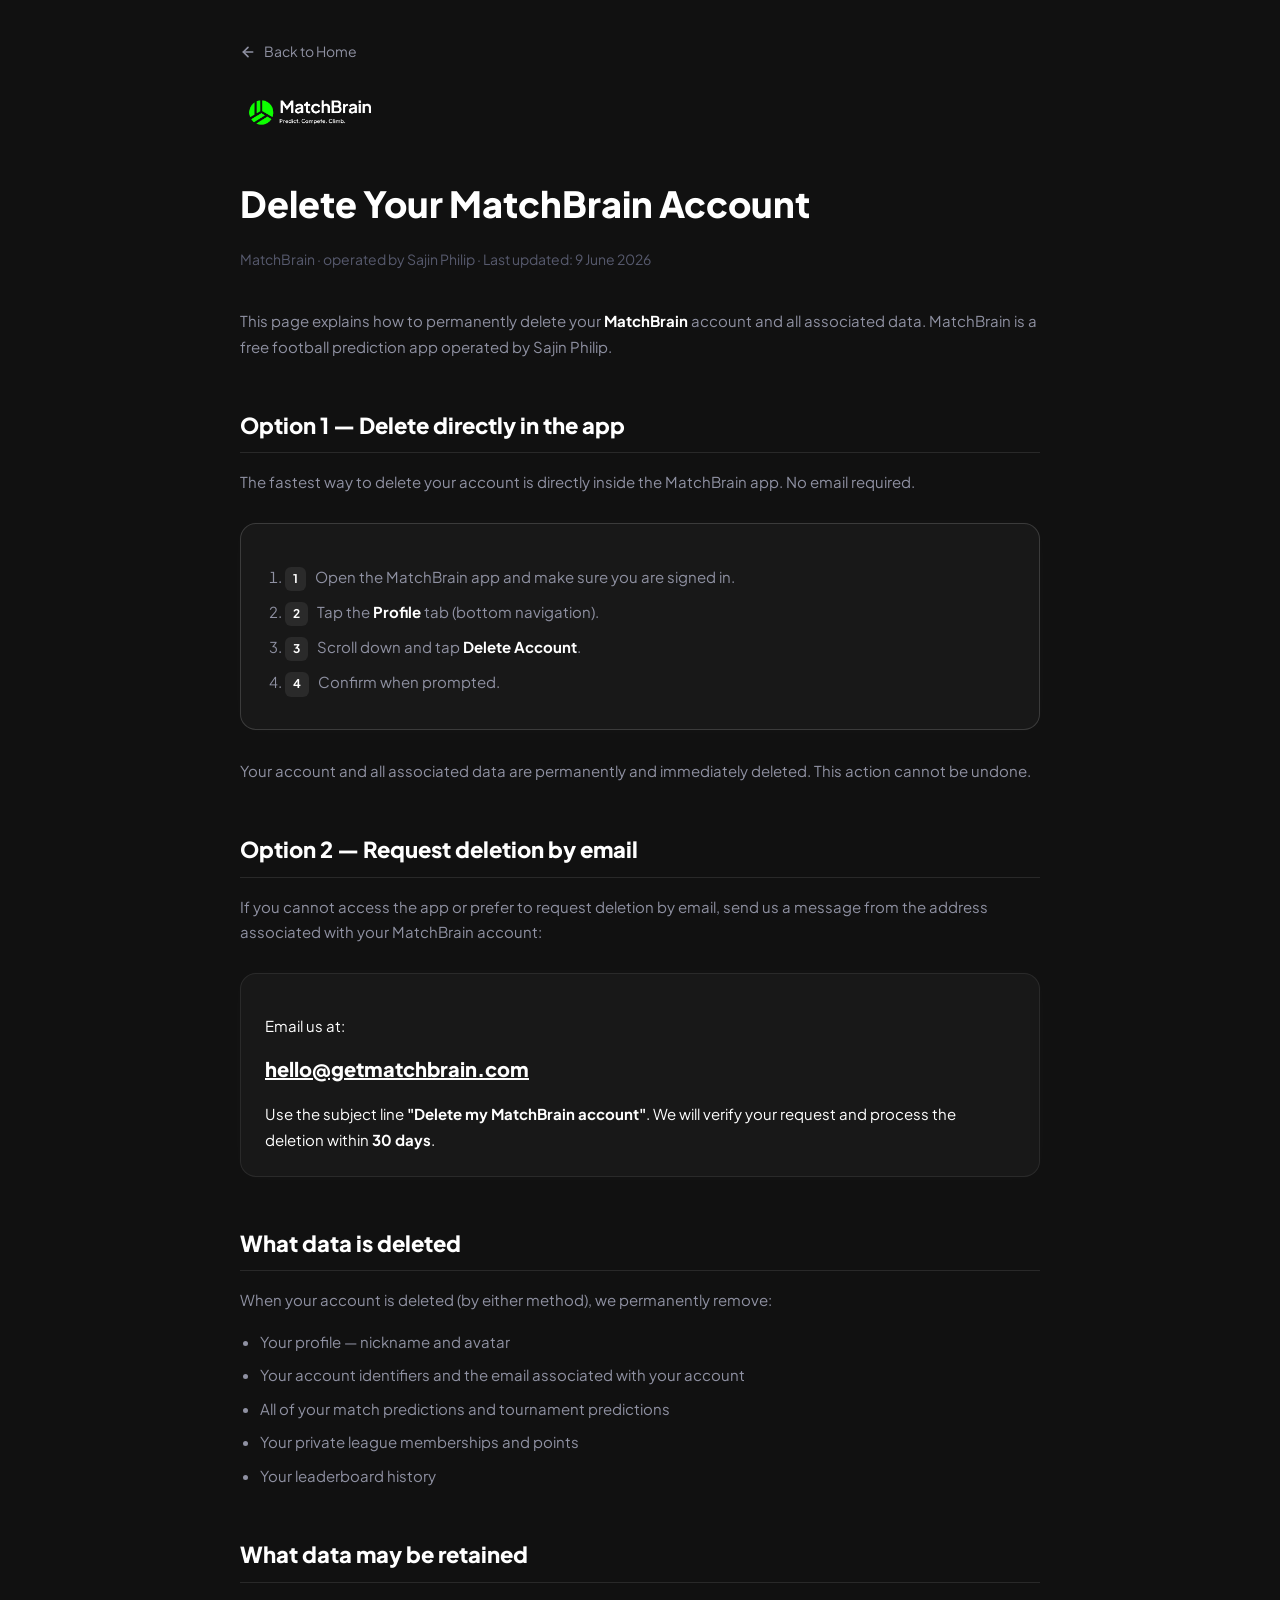
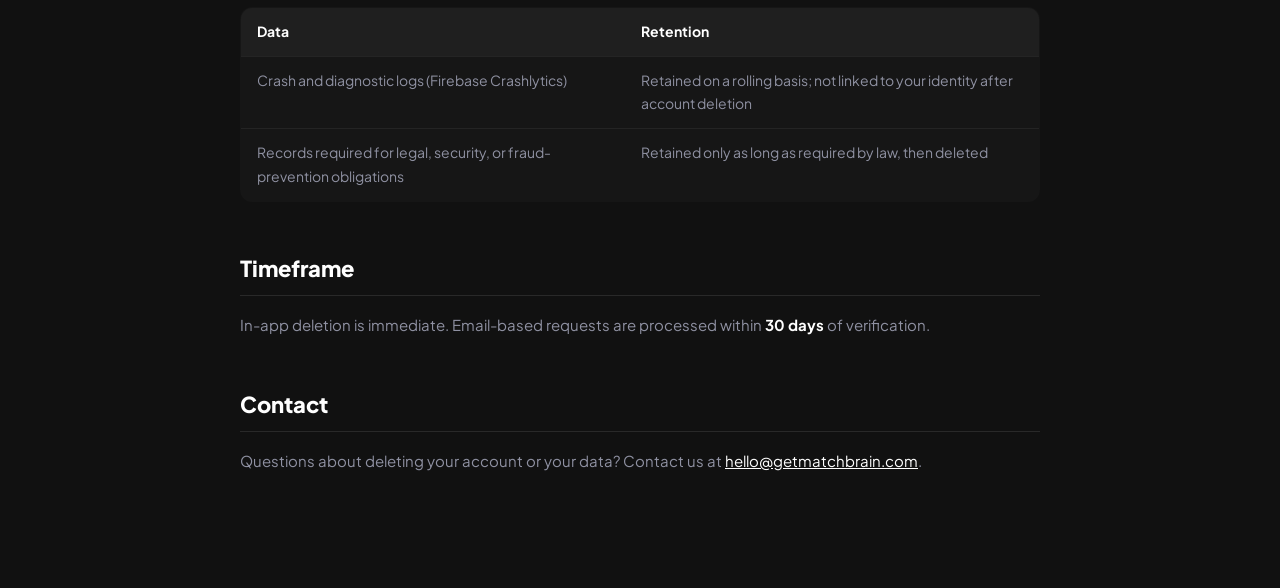
<file: delete-account.html>
<!DOCTYPE html>
<html lang="en">
<head>
<meta charset="UTF-8">
<meta name="viewport" content="width=device-width, initial-scale=1.0">
<title>Delete Your Account — MatchBrain</title>
<style>
  @import url('https://fonts.googleapis.com/css2?family=Plus+Jakarta+Sans:wght@300;400;500;600;700;800;900&display=swap');
  body {
    font-family: 'Plus Jakarta Sans', -apple-system, BlinkMacSystemFont, "Segoe UI", Roboto, sans-serif;
    line-height: 1.7;
    background-color: #111111;
    color: #FFFFFF;
    max-width: 800px;
    margin: 0 auto;
    padding: 40px 24px 100px;
  }
  .header-logo {
    display: block;
    margin-bottom: 30px;
  }
  .header-logo img {
    height: 48px;
    width: auto;
  }
  h1 {
    font-size: 36px;
    font-weight: 900;
    margin-bottom: 6px;
    color: #FFFFFF;
  }
  h2 {
    font-size: 22px;
    font-weight: 800;
    margin-top: 48px;
    margin-bottom: 16px;
    color: #FFFFFF;
    border-bottom: 1px solid rgba(255, 255, 255, 0.1);
    padding-bottom: 8px;
  }
  p, li {
    font-size: 15px;
    color: #8F91A2;
    margin-bottom: 14px;
  }
  strong {
    color: #FFFFFF;
  }
  ul, ol {
    padding-left: 20px;
    margin-bottom: 24px;
  }
  li {
    margin-bottom: 8px;
  }
  .meta {
    color: #575A6E;
    font-size: 14px;
    margin-bottom: 36px;
  }
  a {
    color: #FFFFFF;
    text-decoration: underline;
    transition: all 0.3s ease;
  }
  a:hover {
    opacity: 0.8;
  }
  .box {
    background: rgba(255, 255, 255, 0.03);
    border: 1px solid rgba(255, 255, 255, 0.15);
    box-shadow: 0 0 20px rgba(255, 255, 255, 0.02);
    border-radius: 16px;
    padding: 24px;
    margin: 28px 0;
  }
  .box p {
    color: #FFFFFF;
  }
  .box.alt {
    border-color: rgba(255, 255, 255, 0.08);
  }
  .email {
    font-size: 20px;
    font-weight: 800;
    margin: 12px 0;
  }
  .email a {
    color: #FFFFFF;
  }
  .email a:hover {
    opacity: 0.8;
  }
  .back-btn {
    display: inline-flex;
    align-items: center;
    gap: 8px;
    color: #8F91A2;
    text-decoration: none;
    font-size: 14px;
    margin-bottom: 24px;
    transition: all 0.3s ease;
  }
  .back-btn:hover {
    color: #FFFFFF;
  }
  table {
    border-collapse: collapse;
    width: 100%;
    margin: 24px 0;
    font-size: 14px;
    background: rgba(255, 255, 255, 0.02);
    border-radius: 12px;
    overflow: hidden;
    border: 1px solid rgba(255, 255, 255, 0.06);
  }
  th, td {
    padding: 12px 16px;
    text-align: left;
    vertical-align: top;
    border-bottom: 1px solid rgba(255, 255, 255, 0.06);
  }
  th {
    background: rgba(255, 255, 255, 0.04);
    font-weight: 700;
    color: #FFFFFF;
  }
  tr:last-child td {
    border-bottom: none;
  }
  td {
    color: #8F91A2;
  }
  .step-label {
    display: inline-block;
    background: rgba(255,255,255,0.08);
    color: #FFFFFF;
    font-size: 12px;
    font-weight: 700;
    border-radius: 6px;
    padding: 2px 8px;
    margin-right: 6px;
    vertical-align: middle;
  }
</style>
</head>
<body>

<a href="index.html" class="back-btn">
  <svg width="16" height="16" viewBox="0 0 24 24" fill="none" stroke="currentColor" stroke-width="2.5" stroke-linecap="round" stroke-linejoin="round">
    <line x1="19" y1="12" x2="5" y2="12"></line>
    <polyline points="12 19 5 12 12 5"></polyline>
  </svg>
  Back to Home
</a>

<a href="index.html" class="header-logo">
  <img src="Images/Logo on dark bg.png" alt="MatchBrain Logo">
</a>

<h1>Delete Your MatchBrain Account</h1>
<p class="meta">MatchBrain &middot; operated by Sajin Philip &middot; Last updated: 9 June 2026</p>

<p>This page explains how to permanently delete your <strong>MatchBrain</strong> account and all associated data. MatchBrain is a free football prediction app operated by Sajin Philip.</p>

<h2>Option 1 — Delete directly in the app</h2>
<p>The fastest way to delete your account is directly inside the MatchBrain app. No email required.</p>
<div class="box">
  <ol style="margin-bottom:0;">
    <li><span class="step-label">1</span> Open the MatchBrain app and make sure you are signed in.</li>
    <li><span class="step-label">2</span> Tap the <strong>Profile</strong> tab (bottom navigation).</li>
    <li><span class="step-label">3</span> Scroll down and tap <strong>Delete Account</strong>.</li>
    <li><span class="step-label">4</span> Confirm when prompted.</li>
  </ol>
</div>
<p>Your account and all associated data are permanently and immediately deleted. This action cannot be undone.</p>

<h2>Option 2 — Request deletion by email</h2>
<p>If you cannot access the app or prefer to request deletion by email, send us a message from the address associated with your MatchBrain account:</p>
<div class="box alt">
  <p>Email us at:</p>
  <p class="email"><a href="mailto:hello@getmatchbrain.com?subject=Delete%20my%20MatchBrain%20account">hello@getmatchbrain.com</a></p>
  <p style="margin-bottom:0;">Use the subject line <strong>"Delete my MatchBrain account"</strong>. We will verify your request and process the deletion within <strong>30 days</strong>.</p>
</div>

<h2>What data is deleted</h2>
<p>When your account is deleted (by either method), we permanently remove:</p>
<ul>
  <li>Your profile — nickname and avatar</li>
  <li>Your account identifiers and the email associated with your account</li>
  <li>All of your match predictions and tournament predictions</li>
  <li>Your private league memberships and points</li>
  <li>Your leaderboard history</li>
</ul>

<h2>What data may be retained</h2>
<table>
  <tr><th>Data</th><th>Retention</th></tr>
  <tr><td>Crash and diagnostic logs (Firebase Crashlytics)</td><td>Retained on a rolling basis; not linked to your identity after account deletion</td></tr>
  <tr><td>Records required for legal, security, or fraud-prevention obligations</td><td>Retained only as long as required by law, then deleted</td></tr>
</table>

<h2>Timeframe</h2>
<p>In-app deletion is immediate. Email-based requests are processed within <strong>30 days</strong> of verification.</p>

<h2>Contact</h2>
<p>Questions about deleting your account or your data? Contact us at <a href="mailto:hello@getmatchbrain.com">hello@getmatchbrain.com</a>.</p>

</body>
</html>
</file>
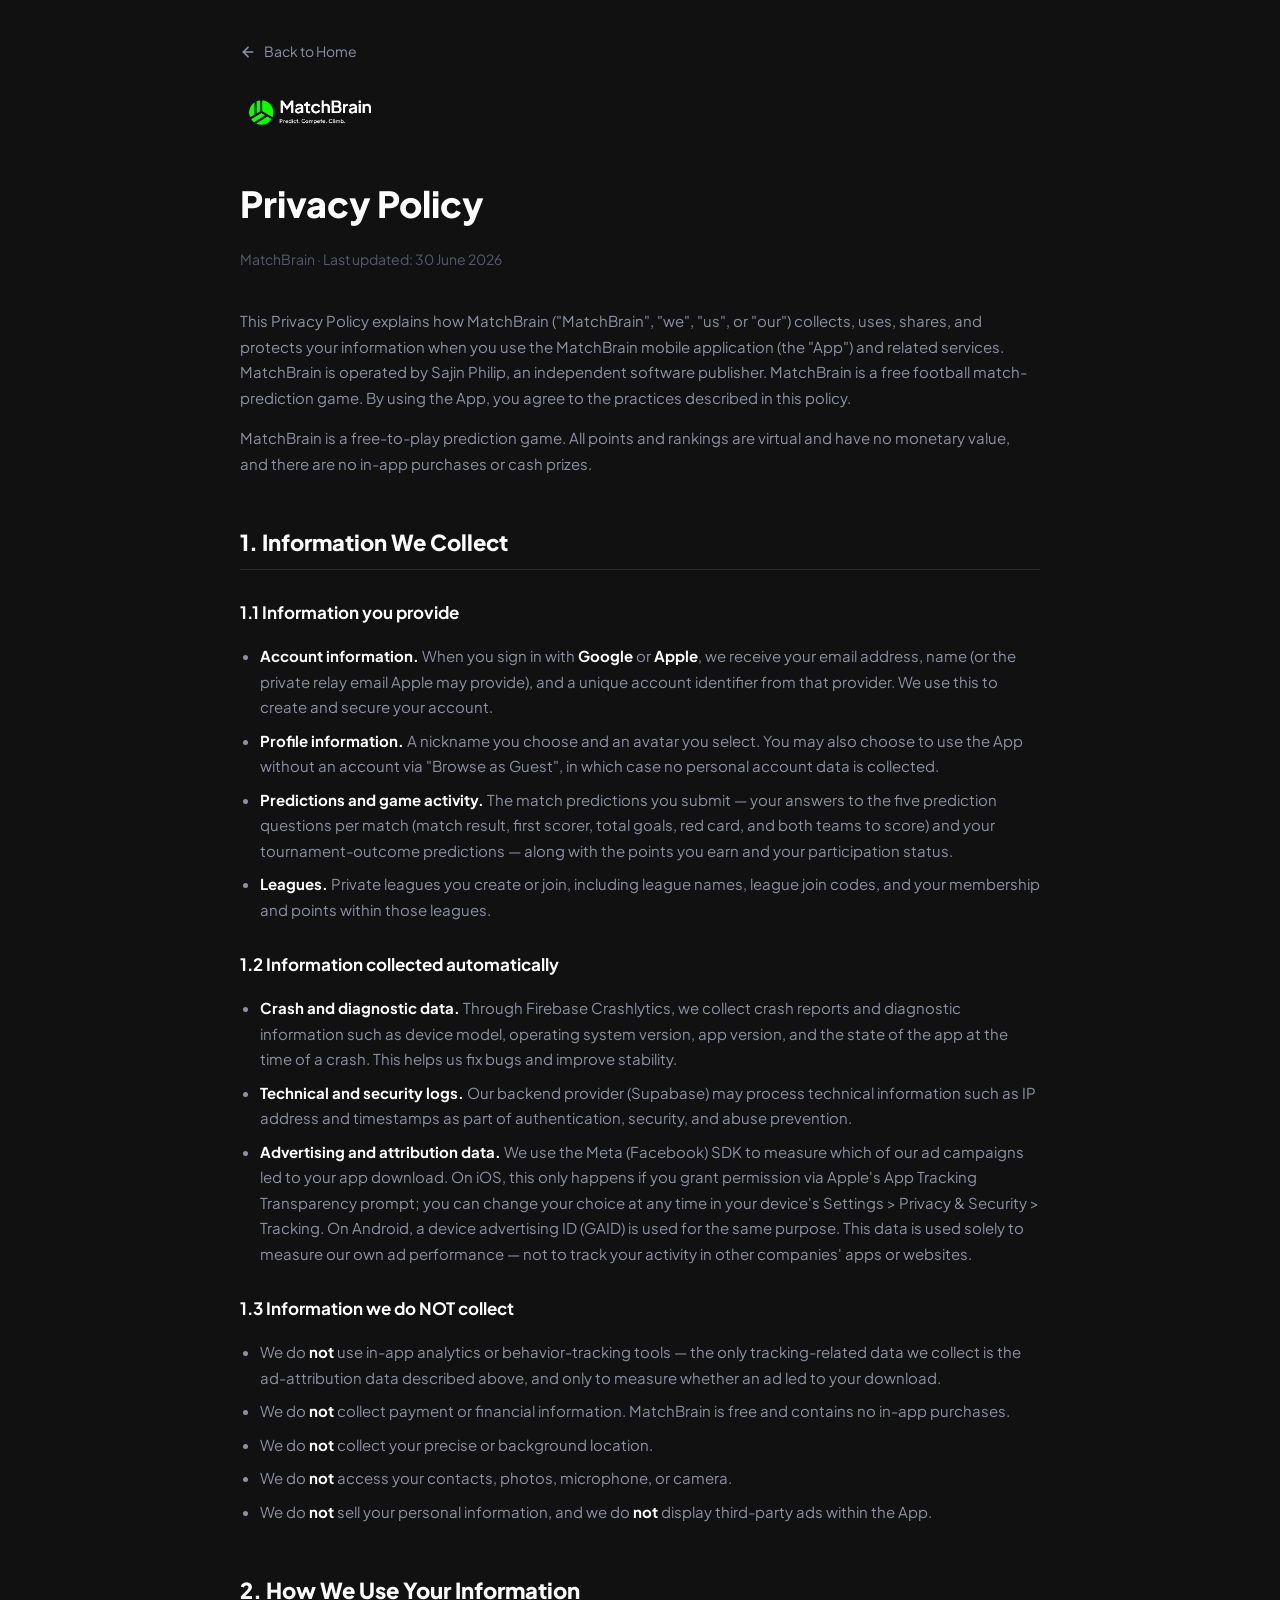
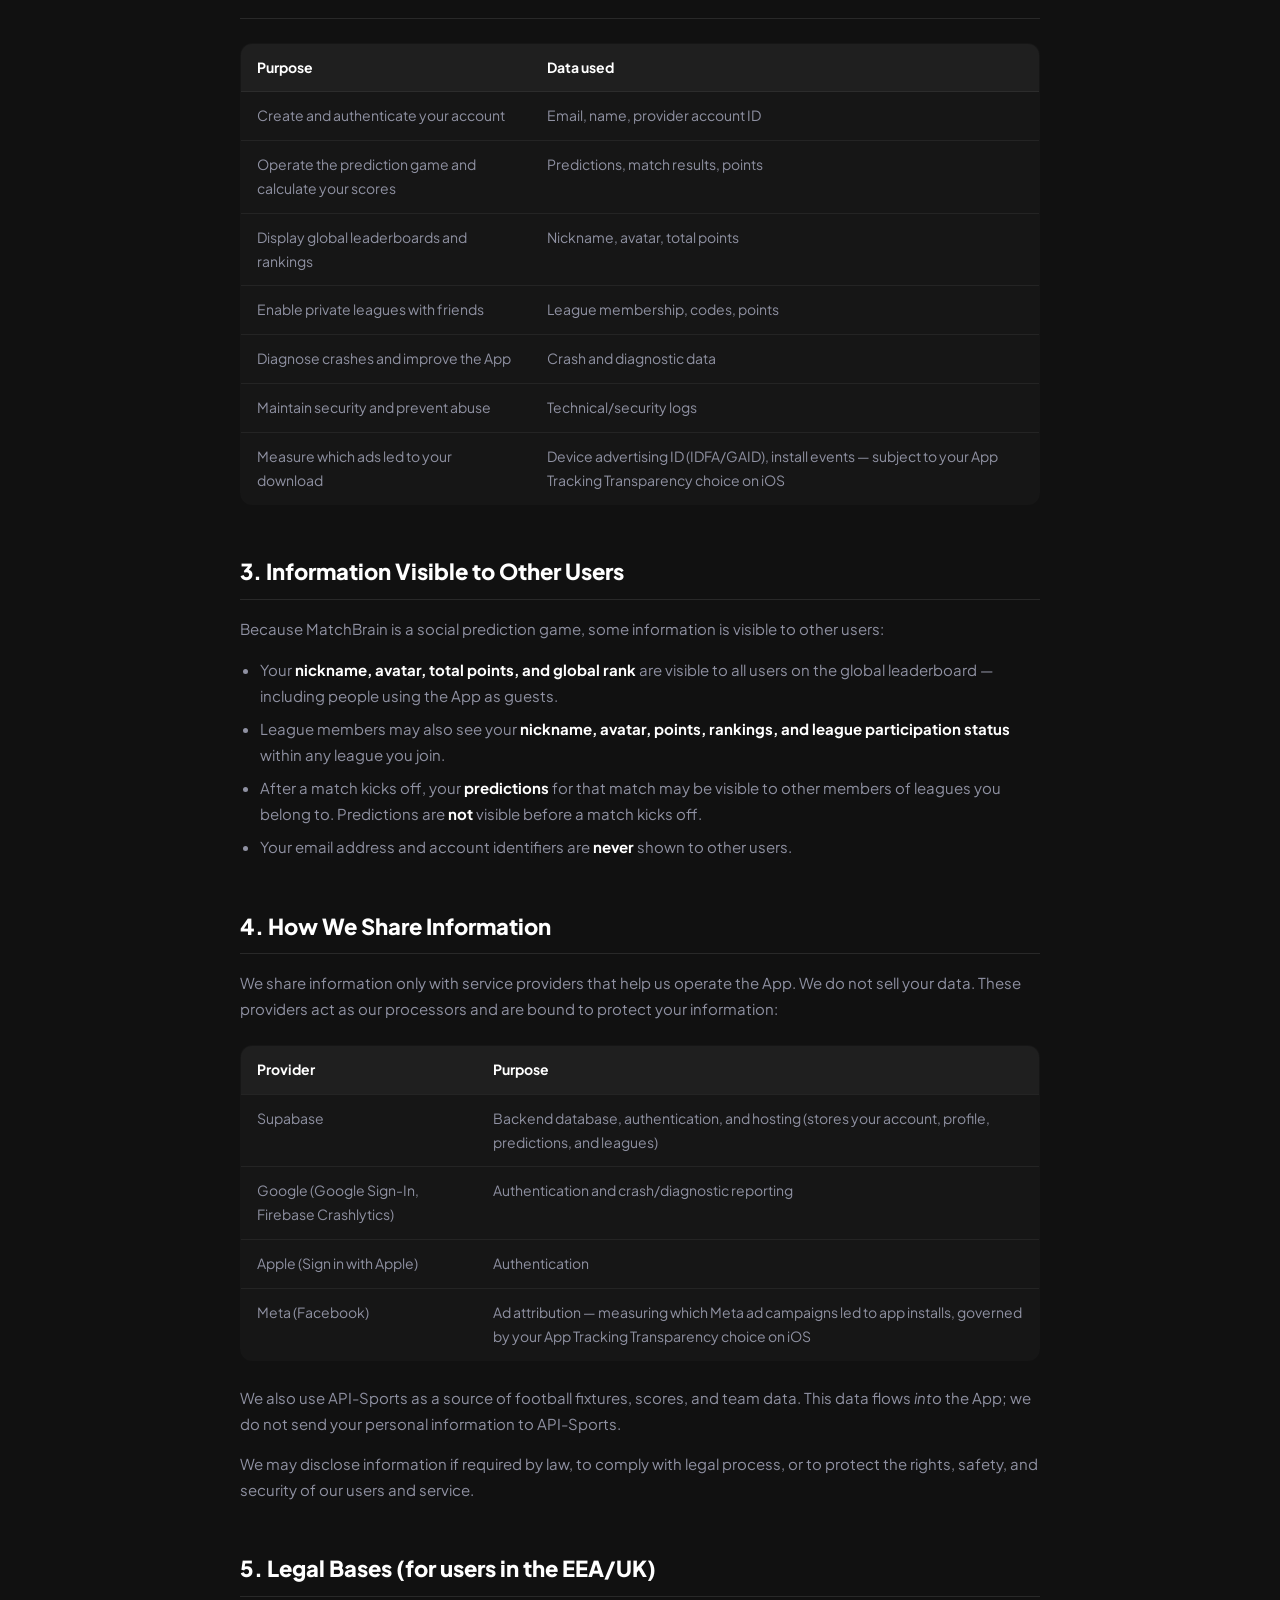
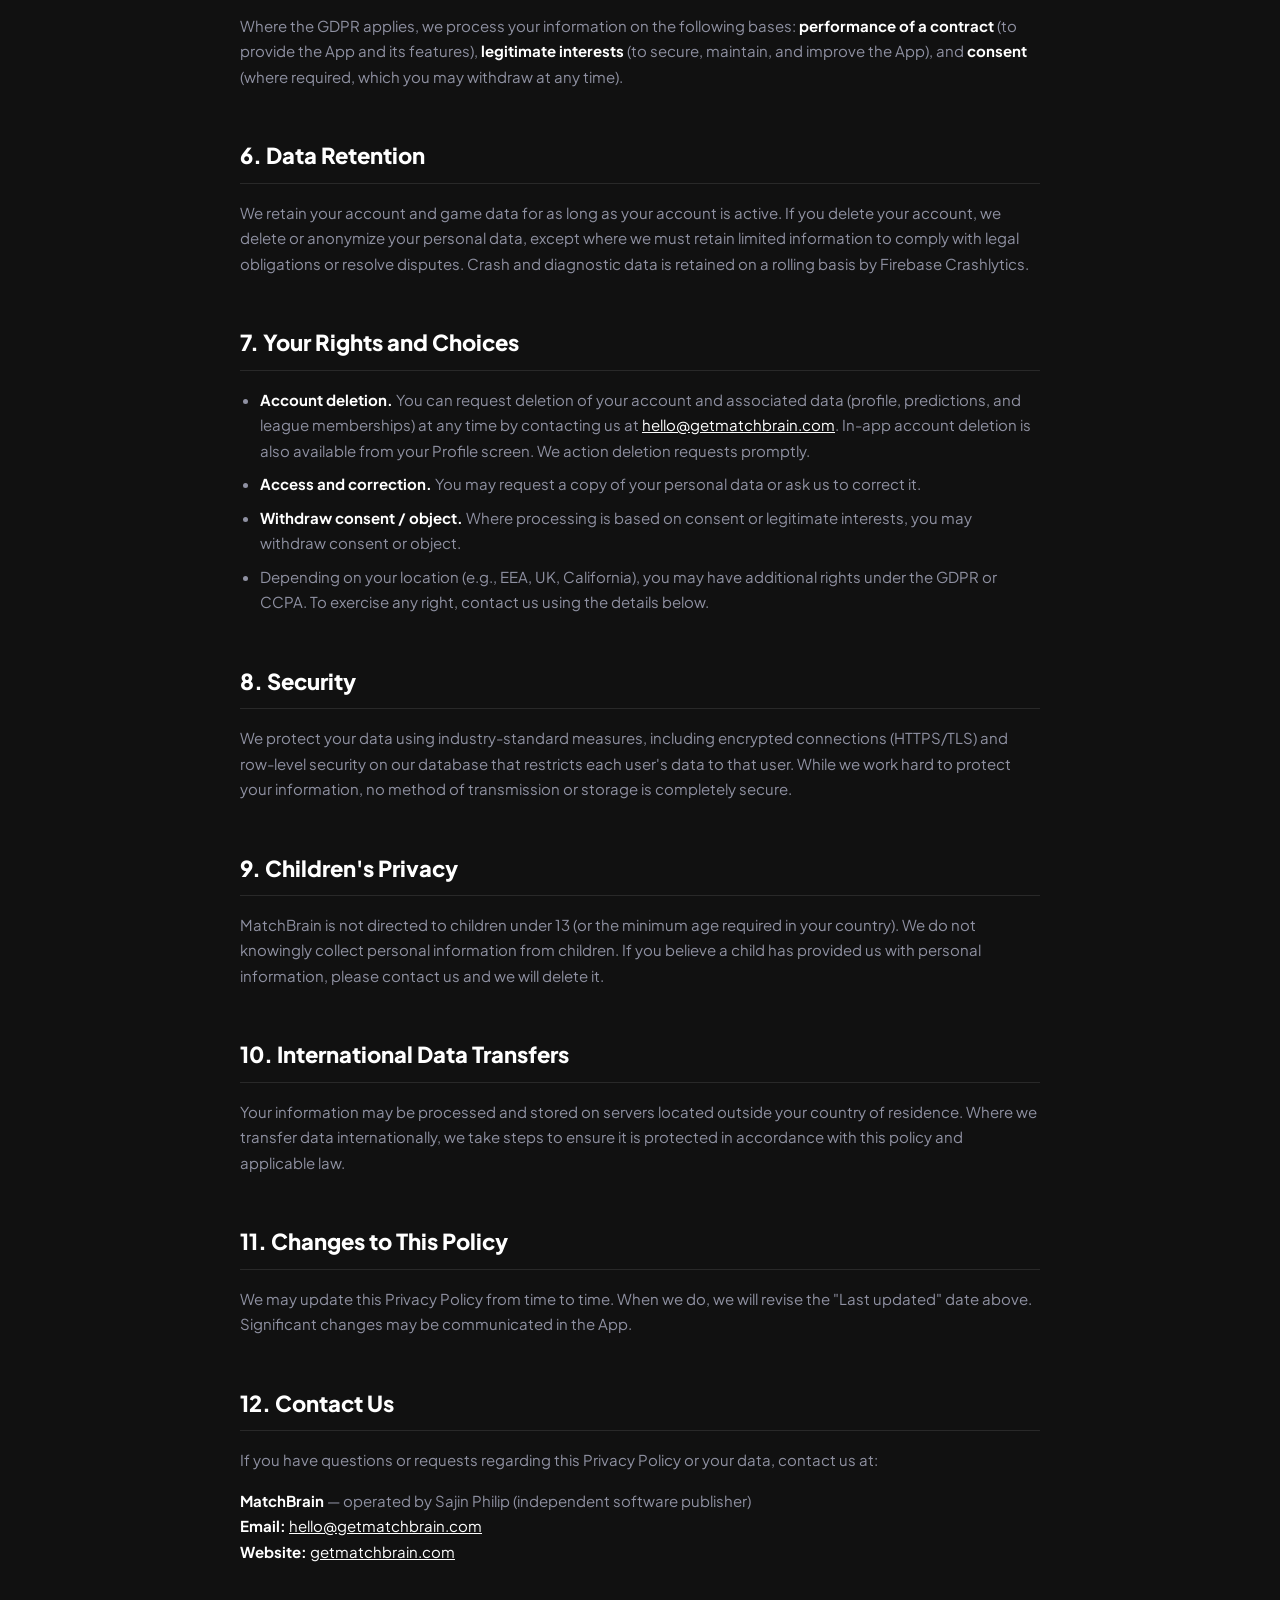
<file: privacy.html>
<!DOCTYPE html>
<html lang="en">
<head>
<meta charset="UTF-8">
<meta name="viewport" content="width=device-width, initial-scale=1.0">
<title>Privacy Policy — MatchBrain</title>
<style>
  @import url('https://fonts.googleapis.com/css2?family=Plus+Jakarta+Sans:wght@300;400;500;600;700;800;900&display=swap');
  body {
    font-family: 'Plus Jakarta Sans', -apple-system, BlinkMacSystemFont, "Segoe UI", Roboto, sans-serif;
    line-height: 1.7;
    background-color: #111111;
    color: #FFFFFF;
    max-width: 800px;
    margin: 0 auto;
    padding: 40px 24px 100px;
  }
  .header-logo {
    display: block;
    margin-bottom: 30px;
  }
  .header-logo img {
    height: 48px;
    width: auto;
  }
  h1 {
    font-size: 36px;
    font-weight: 900;
    margin-bottom: 6px;
    color: #FFFFFF;
  }
  h2 {
    font-size: 22px;
    font-weight: 800;
    margin-top: 48px;
    margin-bottom: 16px;
    color: #FFFFFF;
    border-bottom: 1px solid rgba(255, 255, 255, 0.1);
    padding-bottom: 8px;
  }
  h3 {
    font-size: 17px;
    font-weight: 700;
    margin-top: 28px;
    margin-bottom: 10px;
    color: #FFFFFF;
  }
  p, li {
    font-size: 15px;
    color: #8F91A2;
    margin-bottom: 14px;
  }
  strong {
    color: #FFFFFF;
  }
  ul {
    padding-left: 20px;
    margin-bottom: 20px;
  }
  li {
    margin-bottom: 8px;
  }
  .meta {
    color: #575A6E;
    font-size: 14px;
    margin-bottom: 36px;
  }
  a {
    color: #FFFFFF;
    text-decoration: underline;
    transition: all 0.3s ease;
  }
  a:hover {
    opacity: 0.8;
  }
  .back-btn {
    display: inline-flex;
    align-items: center;
    gap: 8px;
    color: #8F91A2;
    text-decoration: none;
    font-size: 14px;
    margin-bottom: 24px;
    transition: all 0.3s ease;
  }
  .back-btn:hover {
    color: #FFFFFF;
  }
  table {
    border-collapse: collapse;
    width: 100%;
    margin: 24px 0;
    font-size: 14px;
    background: rgba(255, 255, 255, 0.02);
    border-radius: 12px;
    overflow: hidden;
    border: 1px solid rgba(255, 255, 255, 0.06);
  }
  th, td {
    padding: 12px 16px;
    text-align: left;
    vertical-align: top;
    border-bottom: 1px solid rgba(255, 255, 255, 0.06);
  }
  th {
    background: rgba(255, 255, 255, 0.04);
    font-weight: 700;
    color: #FFFFFF;
  }
  tr:last-child td {
    border-bottom: none;
  }
  td {
    color: #8F91A2;
  }
</style>
</head>
<body>

<a href="index.html" class="back-btn">
  <svg width="16" height="16" viewBox="0 0 24 24" fill="none" stroke="currentColor" stroke-width="2.5" stroke-linecap="round" stroke-linejoin="round">
    <line x1="19" y1="12" x2="5" y2="12"></line>
    <polyline points="12 19 5 12 12 5"></polyline>
  </svg>
  Back to Home
</a>

<a href="index.html" class="header-logo">
  <img src="Images/Logo on dark bg.png" alt="MatchBrain Logo">
</a>

<h1>Privacy Policy</h1>
<p class="meta">MatchBrain &middot; Last updated: 30 June 2026</p>

<p>This Privacy Policy explains how MatchBrain ("MatchBrain", "we", "us", or "our") collects, uses, shares, and protects your information when you use the MatchBrain mobile application (the "App") and related services. MatchBrain is operated by Sajin Philip, an independent software publisher. MatchBrain is a free football match-prediction game. By using the App, you agree to the practices described in this policy.</p>

<p>MatchBrain is a free-to-play prediction game. All points and rankings are virtual and have no monetary value, and there are no in-app purchases or cash prizes.</p>

<h2>1. Information We Collect</h2>

<h3>1.1 Information you provide</h3>
<ul>
  <li><strong>Account information.</strong> When you sign in with <strong>Google</strong> or <strong>Apple</strong>, we receive your email address, name (or the private relay email Apple may provide), and a unique account identifier from that provider. We use this to create and secure your account.</li>
  <li><strong>Profile information.</strong> A nickname you choose and an avatar you select. You may also choose to use the App without an account via "Browse as Guest", in which case no personal account data is collected.</li>
  <li><strong>Predictions and game activity.</strong> The match predictions you submit — your answers to the five prediction questions per match (match result, first scorer, total goals, red card, and both teams to score) and your tournament-outcome predictions — along with the points you earn and your participation status.</li>
  <li><strong>Leagues.</strong> Private leagues you create or join, including league names, league join codes, and your membership and points within those leagues.</li>
</ul>

<h3>1.2 Information collected automatically</h3>
<ul>
  <li><strong>Crash and diagnostic data.</strong> Through Firebase Crashlytics, we collect crash reports and diagnostic information such as device model, operating system version, app version, and the state of the app at the time of a crash. This helps us fix bugs and improve stability.</li>
  <li><strong>Technical and security logs.</strong> Our backend provider (Supabase) may process technical information such as IP address and timestamps as part of authentication, security, and abuse prevention.</li>
  <li><strong>Advertising and attribution data.</strong> We use the Meta (Facebook) SDK to measure which of our ad campaigns led to your app download. On iOS, this only happens if you grant permission via Apple's App Tracking Transparency prompt; you can change your choice at any time in your device's Settings &gt; Privacy &amp; Security &gt; Tracking. On Android, a device advertising ID (GAID) is used for the same purpose. This data is used solely to measure our own ad performance — not to track your activity in other companies' apps or websites.</li>
</ul>

<h3>1.3 Information we do NOT collect</h3>
<ul>
  <li>We do <strong>not</strong> use in-app analytics or behavior-tracking tools — the only tracking-related data we collect is the ad-attribution data described above, and only to measure whether an ad led to your download.</li>
  <li>We do <strong>not</strong> collect payment or financial information. MatchBrain is free and contains no in-app purchases.</li>
  <li>We do <strong>not</strong> collect your precise or background location.</li>
  <li>We do <strong>not</strong> access your contacts, photos, microphone, or camera.</li>
  <li>We do <strong>not</strong> sell your personal information, and we do <strong>not</strong> display third-party ads within the App.</li>
</ul>

<h2>2. How We Use Your Information</h2>
<table>
  <tr><th>Purpose</th><th>Data used</th></tr>
  <tr><td>Create and authenticate your account</td><td>Email, name, provider account ID</td></tr>
  <tr><td>Operate the prediction game and calculate your scores</td><td>Predictions, match results, points</td></tr>
  <tr><td>Display global leaderboards and rankings</td><td>Nickname, avatar, total points</td></tr>
  <tr><td>Enable private leagues with friends</td><td>League membership, codes, points</td></tr>
  <tr><td>Diagnose crashes and improve the App</td><td>Crash and diagnostic data</td></tr>
  <tr><td>Maintain security and prevent abuse</td><td>Technical/security logs</td></tr>
  <tr><td>Measure which ads led to your download</td><td>Device advertising ID (IDFA/GAID), install events — subject to your App Tracking Transparency choice on iOS</td></tr>
</table>

<h2>3. Information Visible to Other Users</h2>
<p>Because MatchBrain is a social prediction game, some information is visible to other users:</p>
<ul>
  <li>Your <strong>nickname, avatar, total points, and global rank</strong> are visible to all users on the global leaderboard — including people using the App as guests.</li>
  <li>League members may also see your <strong>nickname, avatar, points, rankings, and league participation status</strong> within any league you join.</li>
  <li>After a match kicks off, your <strong>predictions</strong> for that match may be visible to other members of leagues you belong to. Predictions are <strong>not</strong> visible before a match kicks off.</li>
  <li>Your email address and account identifiers are <strong>never</strong> shown to other users.</li>
</ul>

<h2>4. How We Share Information</h2>
<p>We share information only with service providers that help us operate the App. We do not sell your data. These providers act as our processors and are bound to protect your information:</p>
<table>
  <tr><th>Provider</th><th>Purpose</th></tr>
  <tr><td>Supabase</td><td>Backend database, authentication, and hosting (stores your account, profile, predictions, and leagues)</td></tr>
  <tr><td>Google (Google Sign-In, Firebase Crashlytics)</td><td>Authentication and crash/diagnostic reporting</td></tr>
  <tr><td>Apple (Sign in with Apple)</td><td>Authentication</td></tr>
  <tr><td>Meta (Facebook)</td><td>Ad attribution — measuring which Meta ad campaigns led to app installs, governed by your App Tracking Transparency choice on iOS</td></tr>
</table>
<p>We also use API-Sports as a source of football fixtures, scores, and team data. This data flows <em>into</em> the App; we do not send your personal information to API-Sports.</p>
<p>We may disclose information if required by law, to comply with legal process, or to protect the rights, safety, and security of our users and service.</p>

<h2>5. Legal Bases (for users in the EEA/UK)</h2>
<p>Where the GDPR applies, we process your information on the following bases: <strong>performance of a contract</strong> (to provide the App and its features), <strong>legitimate interests</strong> (to secure, maintain, and improve the App), and <strong>consent</strong> (where required, which you may withdraw at any time).</p>

<h2>6. Data Retention</h2>
<p>We retain your account and game data for as long as your account is active. If you delete your account, we delete or anonymize your personal data, except where we must retain limited information to comply with legal obligations or resolve disputes. Crash and diagnostic data is retained on a rolling basis by Firebase Crashlytics.</p>

<h2>7. Your Rights and Choices</h2>
<ul>
  <li><strong>Account deletion.</strong> You can request deletion of your account and associated data (profile, predictions, and league memberships) at any time by contacting us at <a href="mailto:hello@getmatchbrain.com">hello@getmatchbrain.com</a>. In-app account deletion is also available from your Profile screen. We action deletion requests promptly.</li>
  <li><strong>Access and correction.</strong> You may request a copy of your personal data or ask us to correct it.</li>
  <li><strong>Withdraw consent / object.</strong> Where processing is based on consent or legitimate interests, you may withdraw consent or object.</li>
  <li>Depending on your location (e.g., EEA, UK, California), you may have additional rights under the GDPR or CCPA. To exercise any right, contact us using the details below.</li>
</ul>

<h2>8. Security</h2>
<p>We protect your data using industry-standard measures, including encrypted connections (HTTPS/TLS) and row-level security on our database that restricts each user's data to that user. While we work hard to protect your information, no method of transmission or storage is completely secure.</p>

<h2>9. Children's Privacy</h2>
<p>MatchBrain is not directed to children under 13 (or the minimum age required in your country). We do not knowingly collect personal information from children. If you believe a child has provided us with personal information, please contact us and we will delete it.</p>

<h2>10. International Data Transfers</h2>
<p>Your information may be processed and stored on servers located outside your country of residence. Where we transfer data internationally, we take steps to ensure it is protected in accordance with this policy and applicable law.</p>

<h2>11. Changes to This Policy</h2>
<p>We may update this Privacy Policy from time to time. When we do, we will revise the "Last updated" date above. Significant changes may be communicated in the App.</p>

<h2>12. Contact Us</h2>
<p>If you have questions or requests regarding this Privacy Policy or your data, contact us at:</p>
<p><strong>MatchBrain</strong> — operated by Sajin Philip (independent software publisher)<br>
<strong>Email:</strong> <a href="mailto:hello@getmatchbrain.com">hello@getmatchbrain.com</a><br>
<strong>Website:</strong> <a href="https://getmatchbrain.com">getmatchbrain.com</a></p>

</body>
</html>
</file>
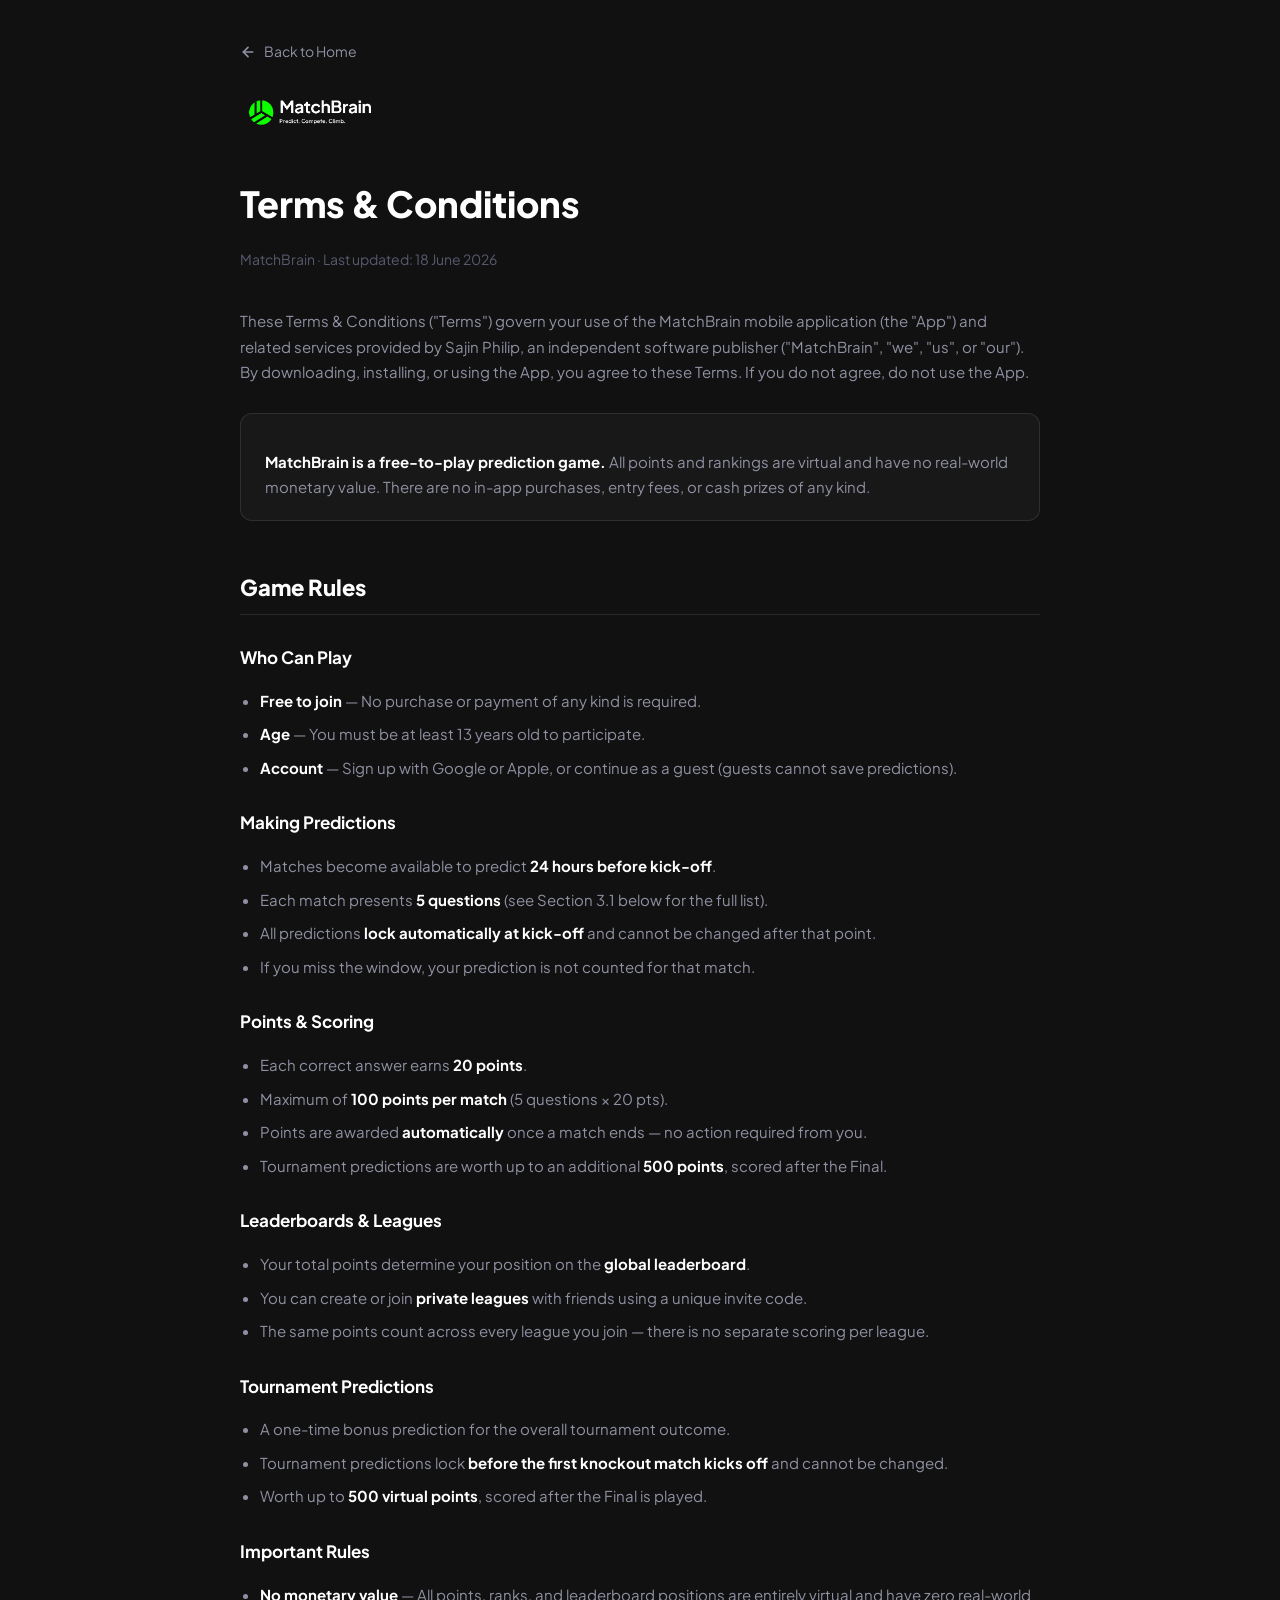
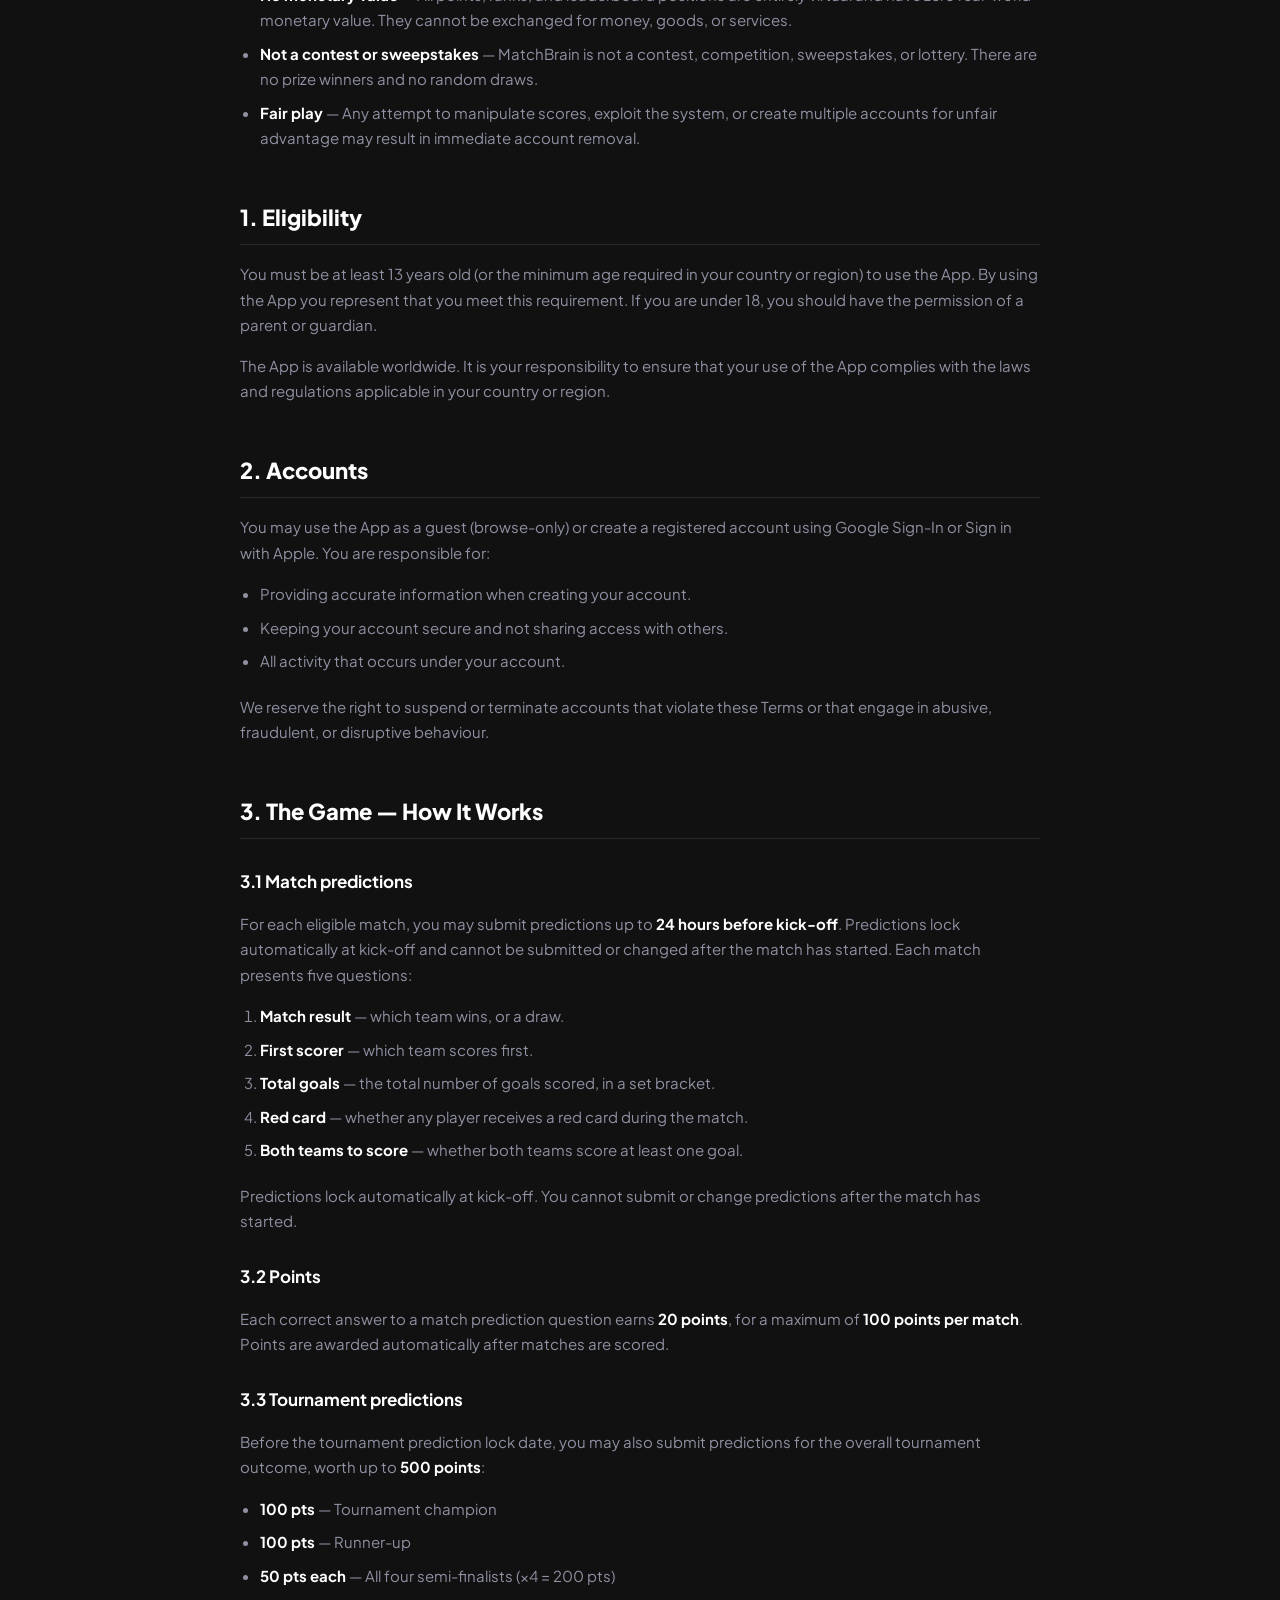
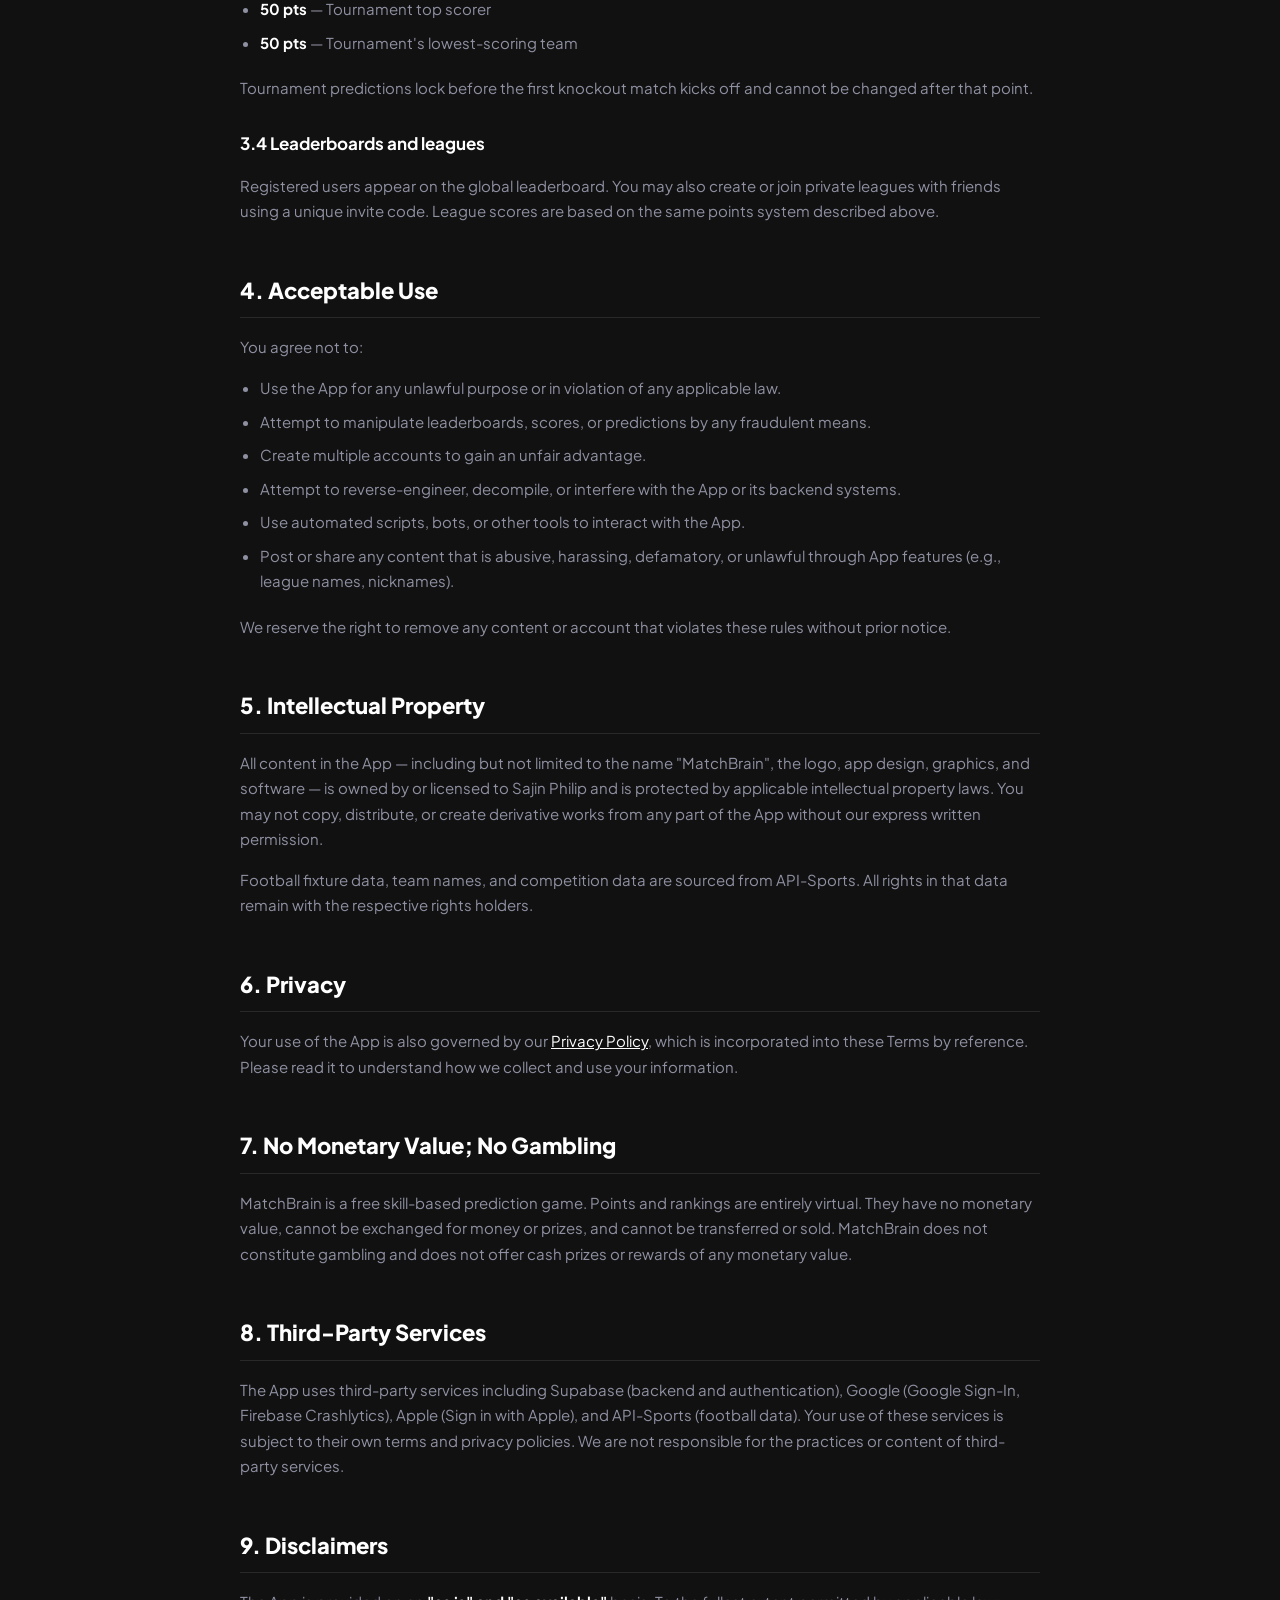
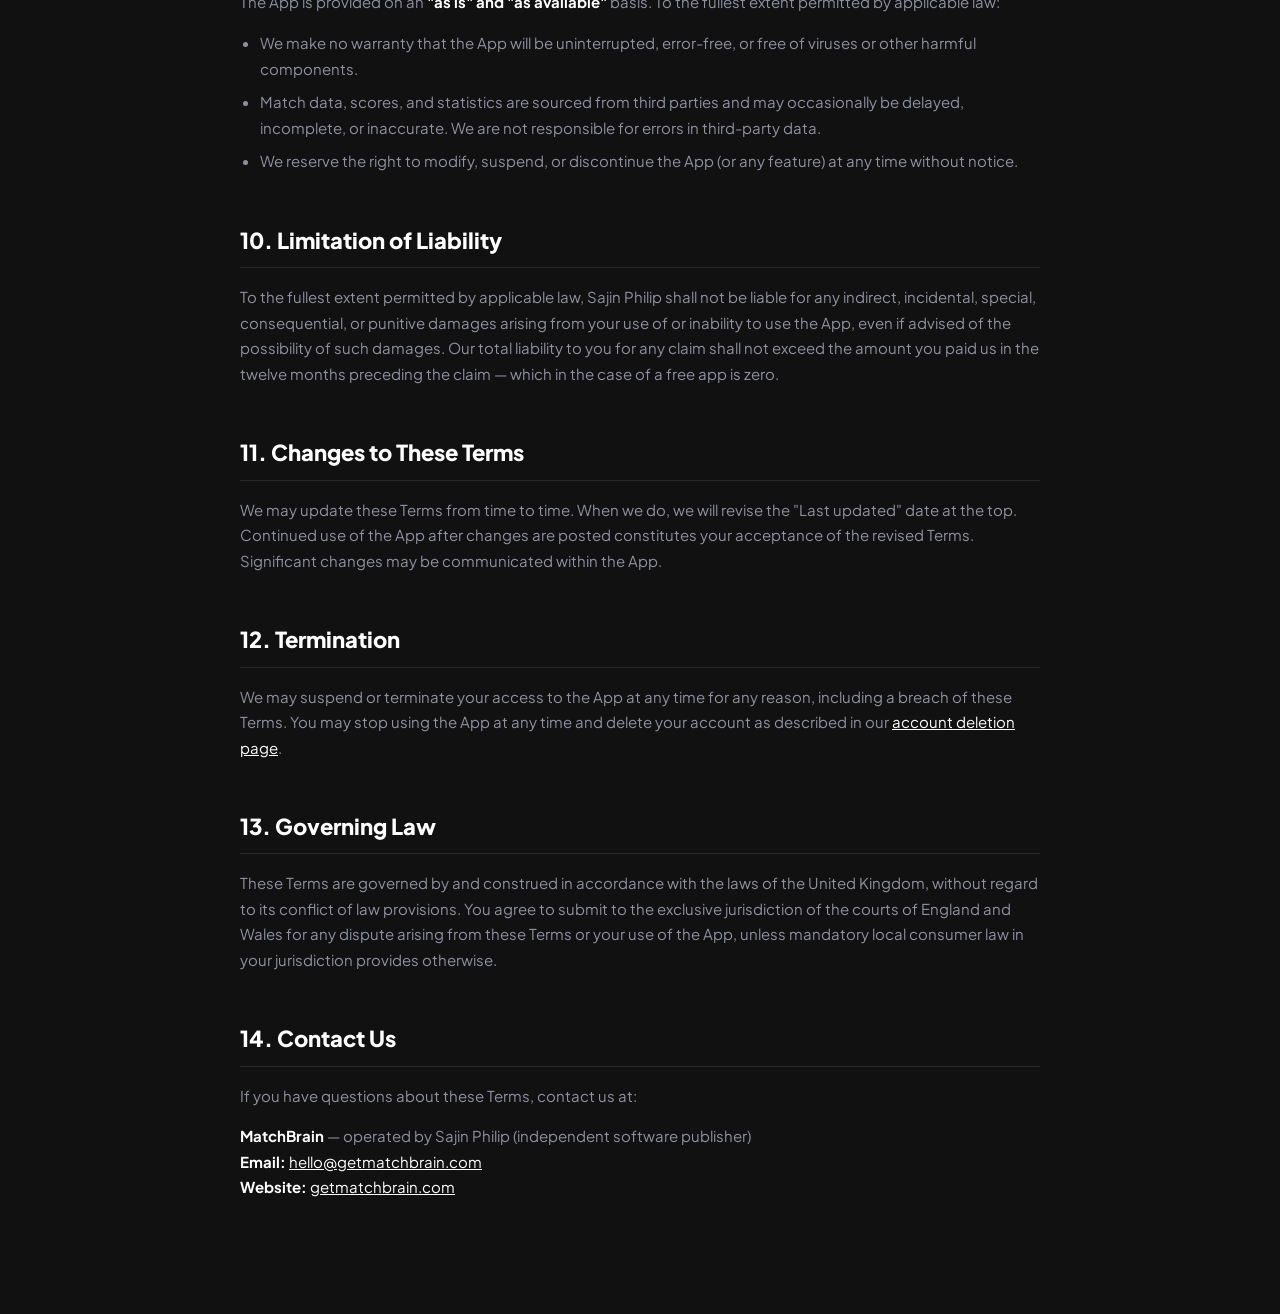
<file: terms.html>
<!DOCTYPE html>
<html lang="en">
<head>
<meta charset="UTF-8">
<meta name="viewport" content="width=device-width, initial-scale=1.0">
<title>Terms &amp; Conditions — MatchBrain</title>
<style>
  @import url('https://fonts.googleapis.com/css2?family=Plus+Jakarta+Sans:wght@300;400;500;600;700;800;900&display=swap');
  body {
    font-family: 'Plus Jakarta Sans', -apple-system, BlinkMacSystemFont, "Segoe UI", Roboto, sans-serif;
    line-height: 1.7;
    background-color: #111111;
    color: #FFFFFF;
    max-width: 800px;
    margin: 0 auto;
    padding: 40px 24px 100px;
  }
  .header-logo {
    display: block;
    margin-bottom: 30px;
  }
  .header-logo img {
    height: 48px;
    width: auto;
  }
  h1 {
    font-size: 36px;
    font-weight: 900;
    margin-bottom: 6px;
    color: #FFFFFF;
  }
  h2 {
    font-size: 22px;
    font-weight: 800;
    margin-top: 48px;
    margin-bottom: 16px;
    color: #FFFFFF;
    border-bottom: 1px solid rgba(255, 255, 255, 0.1);
    padding-bottom: 8px;
  }
  h3 {
    font-size: 17px;
    font-weight: 700;
    margin-top: 28px;
    margin-bottom: 10px;
    color: #FFFFFF;
  }
  p, li {
    font-size: 15px;
    color: #8F91A2;
    margin-bottom: 14px;
  }
  strong {
    color: #FFFFFF;
  }
  ul, ol {
    padding-left: 20px;
    margin-bottom: 20px;
  }
  li {
    margin-bottom: 8px;
  }
  .meta {
    color: #575A6E;
    font-size: 14px;
    margin-bottom: 36px;
  }
  a {
    color: #FFFFFF;
    text-decoration: underline;
    transition: all 0.3s ease;
  }
  a:hover {
    opacity: 0.8;
  }
  .back-btn {
    display: inline-flex;
    align-items: center;
    gap: 8px;
    color: #8F91A2;
    text-decoration: none;
    font-size: 14px;
    margin-bottom: 24px;
    transition: all 0.3s ease;
  }
  .back-btn:hover {
    color: #FFFFFF;
  }
  .highlight-box {
    background: rgba(255, 255, 255, 0.03);
    border: 1px solid rgba(255, 255, 255, 0.1);
    border-radius: 12px;
    padding: 20px 24px;
    margin: 28px 0;
  }
  .highlight-box p {
    margin-bottom: 0;
  }
</style>
</head>
<body>

<a href="index.html" class="back-btn">
  <svg width="16" height="16" viewBox="0 0 24 24" fill="none" stroke="currentColor" stroke-width="2.5" stroke-linecap="round" stroke-linejoin="round">
    <line x1="19" y1="12" x2="5" y2="12"></line>
    <polyline points="12 19 5 12 12 5"></polyline>
  </svg>
  Back to Home
</a>

<a href="index.html" class="header-logo">
  <img src="Images/Logo on dark bg.png" alt="MatchBrain Logo">
</a>

<h1>Terms &amp; Conditions</h1>
<p class="meta">MatchBrain &middot; Last updated: 18 June 2026</p>

<p>These Terms &amp; Conditions ("Terms") govern your use of the MatchBrain mobile application (the "App") and related services provided by Sajin Philip, an independent software publisher ("MatchBrain", "we", "us", or "our"). By downloading, installing, or using the App, you agree to these Terms. If you do not agree, do not use the App.</p>

<div class="highlight-box">
  <p><strong>MatchBrain is a free-to-play prediction game.</strong> All points and rankings are virtual and have no real-world monetary value. There are no in-app purchases, entry fees, or cash prizes of any kind.</p>
</div>

<h2>Game Rules</h2>

<h3>Who Can Play</h3>
<ul>
  <li><strong>Free to join</strong> — No purchase or payment of any kind is required.</li>
  <li><strong>Age</strong> — You must be at least 13 years old to participate.</li>
  <li><strong>Account</strong> — Sign up with Google or Apple, or continue as a guest (guests cannot save predictions).</li>
</ul>

<h3>Making Predictions</h3>
<ul>
  <li>Matches become available to predict <strong>24 hours before kick-off</strong>.</li>
  <li>Each match presents <strong>5 questions</strong> (see Section 3.1 below for the full list).</li>
  <li>All predictions <strong>lock automatically at kick-off</strong> and cannot be changed after that point.</li>
  <li>If you miss the window, your prediction is not counted for that match.</li>
</ul>

<h3>Points &amp; Scoring</h3>
<ul>
  <li>Each correct answer earns <strong>20 points</strong>.</li>
  <li>Maximum of <strong>100 points per match</strong> (5 questions × 20 pts).</li>
  <li>Points are awarded <strong>automatically</strong> once a match ends — no action required from you.</li>
  <li>Tournament predictions are worth up to an additional <strong>500 points</strong>, scored after the Final.</li>
</ul>

<h3>Leaderboards &amp; Leagues</h3>
<ul>
  <li>Your total points determine your position on the <strong>global leaderboard</strong>.</li>
  <li>You can create or join <strong>private leagues</strong> with friends using a unique invite code.</li>
  <li>The same points count across every league you join — there is no separate scoring per league.</li>
</ul>

<h3>Tournament Predictions</h3>
<ul>
  <li>A one-time bonus prediction for the overall tournament outcome.</li>
  <li>Tournament predictions lock <strong>before the first knockout match kicks off</strong> and cannot be changed.</li>
  <li>Worth up to <strong>500 virtual points</strong>, scored after the Final is played.</li>
</ul>

<h3>Important Rules</h3>
<ul>
  <li><strong>No monetary value</strong> — All points, ranks, and leaderboard positions are entirely virtual and have zero real-world monetary value. They cannot be exchanged for money, goods, or services.</li>
  <li><strong>Not a contest or sweepstakes</strong> — MatchBrain is not a contest, competition, sweepstakes, or lottery. There are no prize winners and no random draws.</li>
  <li><strong>Fair play</strong> — Any attempt to manipulate scores, exploit the system, or create multiple accounts for unfair advantage may result in immediate account removal.</li>
</ul>

<h2>1. Eligibility</h2>
<p>You must be at least 13 years old (or the minimum age required in your country or region) to use the App. By using the App you represent that you meet this requirement. If you are under 18, you should have the permission of a parent or guardian.</p>
<p>The App is available worldwide. It is your responsibility to ensure that your use of the App complies with the laws and regulations applicable in your country or region.</p>

<h2>2. Accounts</h2>
<p>You may use the App as a guest (browse-only) or create a registered account using Google Sign-In or Sign in with Apple. You are responsible for:</p>
<ul>
  <li>Providing accurate information when creating your account.</li>
  <li>Keeping your account secure and not sharing access with others.</li>
  <li>All activity that occurs under your account.</li>
</ul>
<p>We reserve the right to suspend or terminate accounts that violate these Terms or that engage in abusive, fraudulent, or disruptive behaviour.</p>

<h2>3. The Game — How It Works</h2>

<h3>3.1 Match predictions</h3>
<p>For each eligible match, you may submit predictions up to <strong>24 hours before kick-off</strong>. Predictions lock automatically at kick-off and cannot be submitted or changed after the match has started. Each match presents five questions:</p>
<ol>
  <li><strong>Match result</strong> — which team wins, or a draw.</li>
  <li><strong>First scorer</strong> — which team scores first.</li>
  <li><strong>Total goals</strong> — the total number of goals scored, in a set bracket.</li>
  <li><strong>Red card</strong> — whether any player receives a red card during the match.</li>
  <li><strong>Both teams to score</strong> — whether both teams score at least one goal.</li>
</ol>
<p>Predictions lock automatically at kick-off. You cannot submit or change predictions after the match has started.</p>

<h3>3.2 Points</h3>
<p>Each correct answer to a match prediction question earns <strong>20 points</strong>, for a maximum of <strong>100 points per match</strong>. Points are awarded automatically after matches are scored.</p>

<h3>3.3 Tournament predictions</h3>
<p>Before the tournament prediction lock date, you may also submit predictions for the overall tournament outcome, worth up to <strong>500 points</strong>:</p>
<ul>
  <li><strong>100 pts</strong> — Tournament champion</li>
  <li><strong>100 pts</strong> — Runner-up</li>
  <li><strong>50 pts each</strong> — All four semi-finalists (×4 = 200 pts)</li>
  <li><strong>50 pts</strong> — Tournament top scorer</li>
  <li><strong>50 pts</strong> — Tournament's lowest-scoring team</li>
</ul>
<p>Tournament predictions lock before the first knockout match kicks off and cannot be changed after that point.</p>

<h3>3.4 Leaderboards and leagues</h3>
<p>Registered users appear on the global leaderboard. You may also create or join private leagues with friends using a unique invite code. League scores are based on the same points system described above.</p>

<h2>4. Acceptable Use</h2>
<p>You agree not to:</p>
<ul>
  <li>Use the App for any unlawful purpose or in violation of any applicable law.</li>
  <li>Attempt to manipulate leaderboards, scores, or predictions by any fraudulent means.</li>
  <li>Create multiple accounts to gain an unfair advantage.</li>
  <li>Attempt to reverse-engineer, decompile, or interfere with the App or its backend systems.</li>
  <li>Use automated scripts, bots, or other tools to interact with the App.</li>
  <li>Post or share any content that is abusive, harassing, defamatory, or unlawful through App features (e.g., league names, nicknames).</li>
</ul>
<p>We reserve the right to remove any content or account that violates these rules without prior notice.</p>

<h2>5. Intellectual Property</h2>
<p>All content in the App — including but not limited to the name "MatchBrain", the logo, app design, graphics, and software — is owned by or licensed to Sajin Philip and is protected by applicable intellectual property laws. You may not copy, distribute, or create derivative works from any part of the App without our express written permission.</p>
<p>Football fixture data, team names, and competition data are sourced from API-Sports. All rights in that data remain with the respective rights holders.</p>

<h2>6. Privacy</h2>
<p>Your use of the App is also governed by our <a href="privacy.html">Privacy Policy</a>, which is incorporated into these Terms by reference. Please read it to understand how we collect and use your information.</p>

<h2>7. No Monetary Value; No Gambling</h2>
<p>MatchBrain is a free skill-based prediction game. Points and rankings are entirely virtual. They have no monetary value, cannot be exchanged for money or prizes, and cannot be transferred or sold. MatchBrain does not constitute gambling and does not offer cash prizes or rewards of any monetary value.</p>

<h2>8. Third-Party Services</h2>
<p>The App uses third-party services including Supabase (backend and authentication), Google (Google Sign-In, Firebase Crashlytics), Apple (Sign in with Apple), and API-Sports (football data). Your use of these services is subject to their own terms and privacy policies. We are not responsible for the practices or content of third-party services.</p>

<h2>9. Disclaimers</h2>
<p>The App is provided on an <strong>"as is" and "as available"</strong> basis. To the fullest extent permitted by applicable law:</p>
<ul>
  <li>We make no warranty that the App will be uninterrupted, error-free, or free of viruses or other harmful components.</li>
  <li>Match data, scores, and statistics are sourced from third parties and may occasionally be delayed, incomplete, or inaccurate. We are not responsible for errors in third-party data.</li>
  <li>We reserve the right to modify, suspend, or discontinue the App (or any feature) at any time without notice.</li>
</ul>

<h2>10. Limitation of Liability</h2>
<p>To the fullest extent permitted by applicable law, Sajin Philip shall not be liable for any indirect, incidental, special, consequential, or punitive damages arising from your use of or inability to use the App, even if advised of the possibility of such damages. Our total liability to you for any claim shall not exceed the amount you paid us in the twelve months preceding the claim — which in the case of a free app is zero.</p>

<h2>11. Changes to These Terms</h2>
<p>We may update these Terms from time to time. When we do, we will revise the "Last updated" date at the top. Continued use of the App after changes are posted constitutes your acceptance of the revised Terms. Significant changes may be communicated within the App.</p>

<h2>12. Termination</h2>
<p>We may suspend or terminate your access to the App at any time for any reason, including a breach of these Terms. You may stop using the App at any time and delete your account as described in our <a href="delete-account.html">account deletion page</a>.</p>

<h2>13. Governing Law</h2>
<p>These Terms are governed by and construed in accordance with the laws of the United Kingdom, without regard to its conflict of law provisions. You agree to submit to the exclusive jurisdiction of the courts of England and Wales for any dispute arising from these Terms or your use of the App, unless mandatory local consumer law in your jurisdiction provides otherwise.</p>

<h2>14. Contact Us</h2>
<p>If you have questions about these Terms, contact us at:</p>
<p><strong>MatchBrain</strong> — operated by Sajin Philip (independent software publisher)<br>
<strong>Email:</strong> <a href="mailto:hello@getmatchbrain.com">hello@getmatchbrain.com</a><br>
<strong>Website:</strong> <a href="https://getmatchbrain.com">getmatchbrain.com</a></p>

</body>
</html>
</file>
